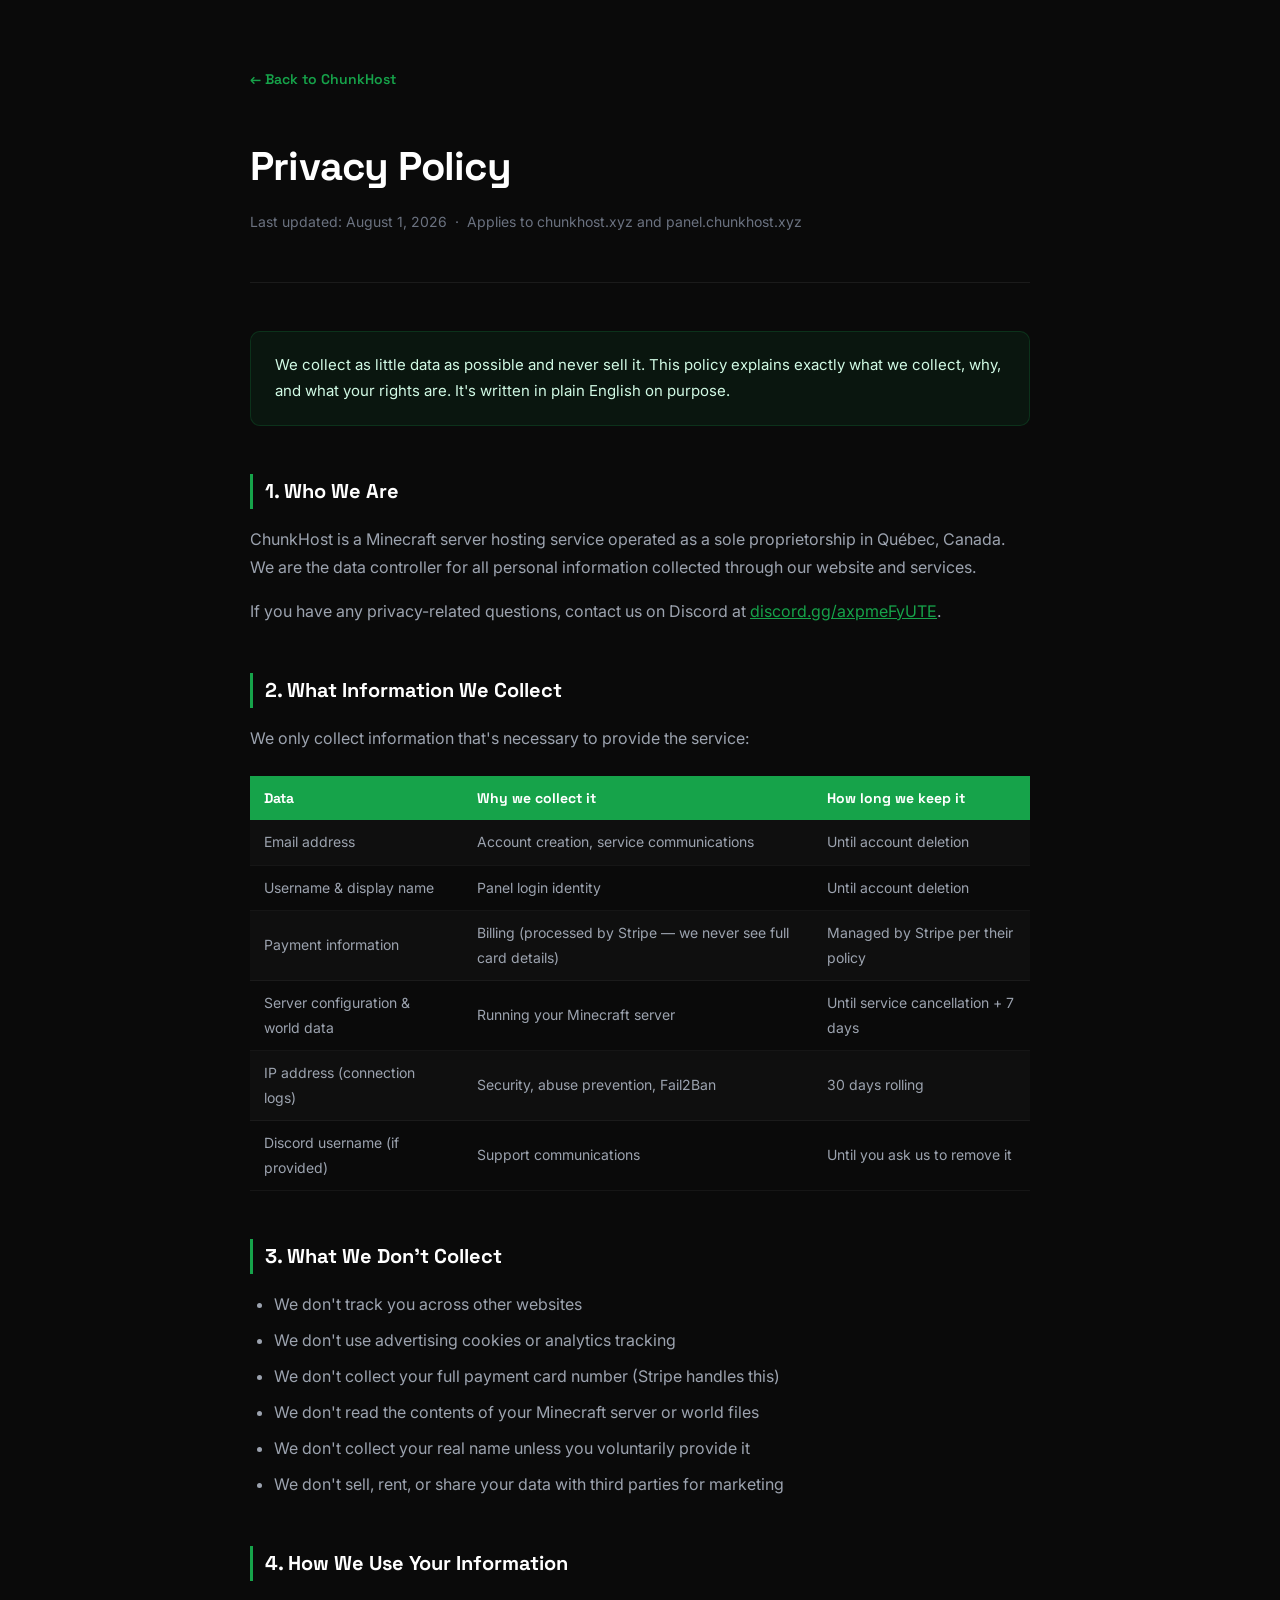
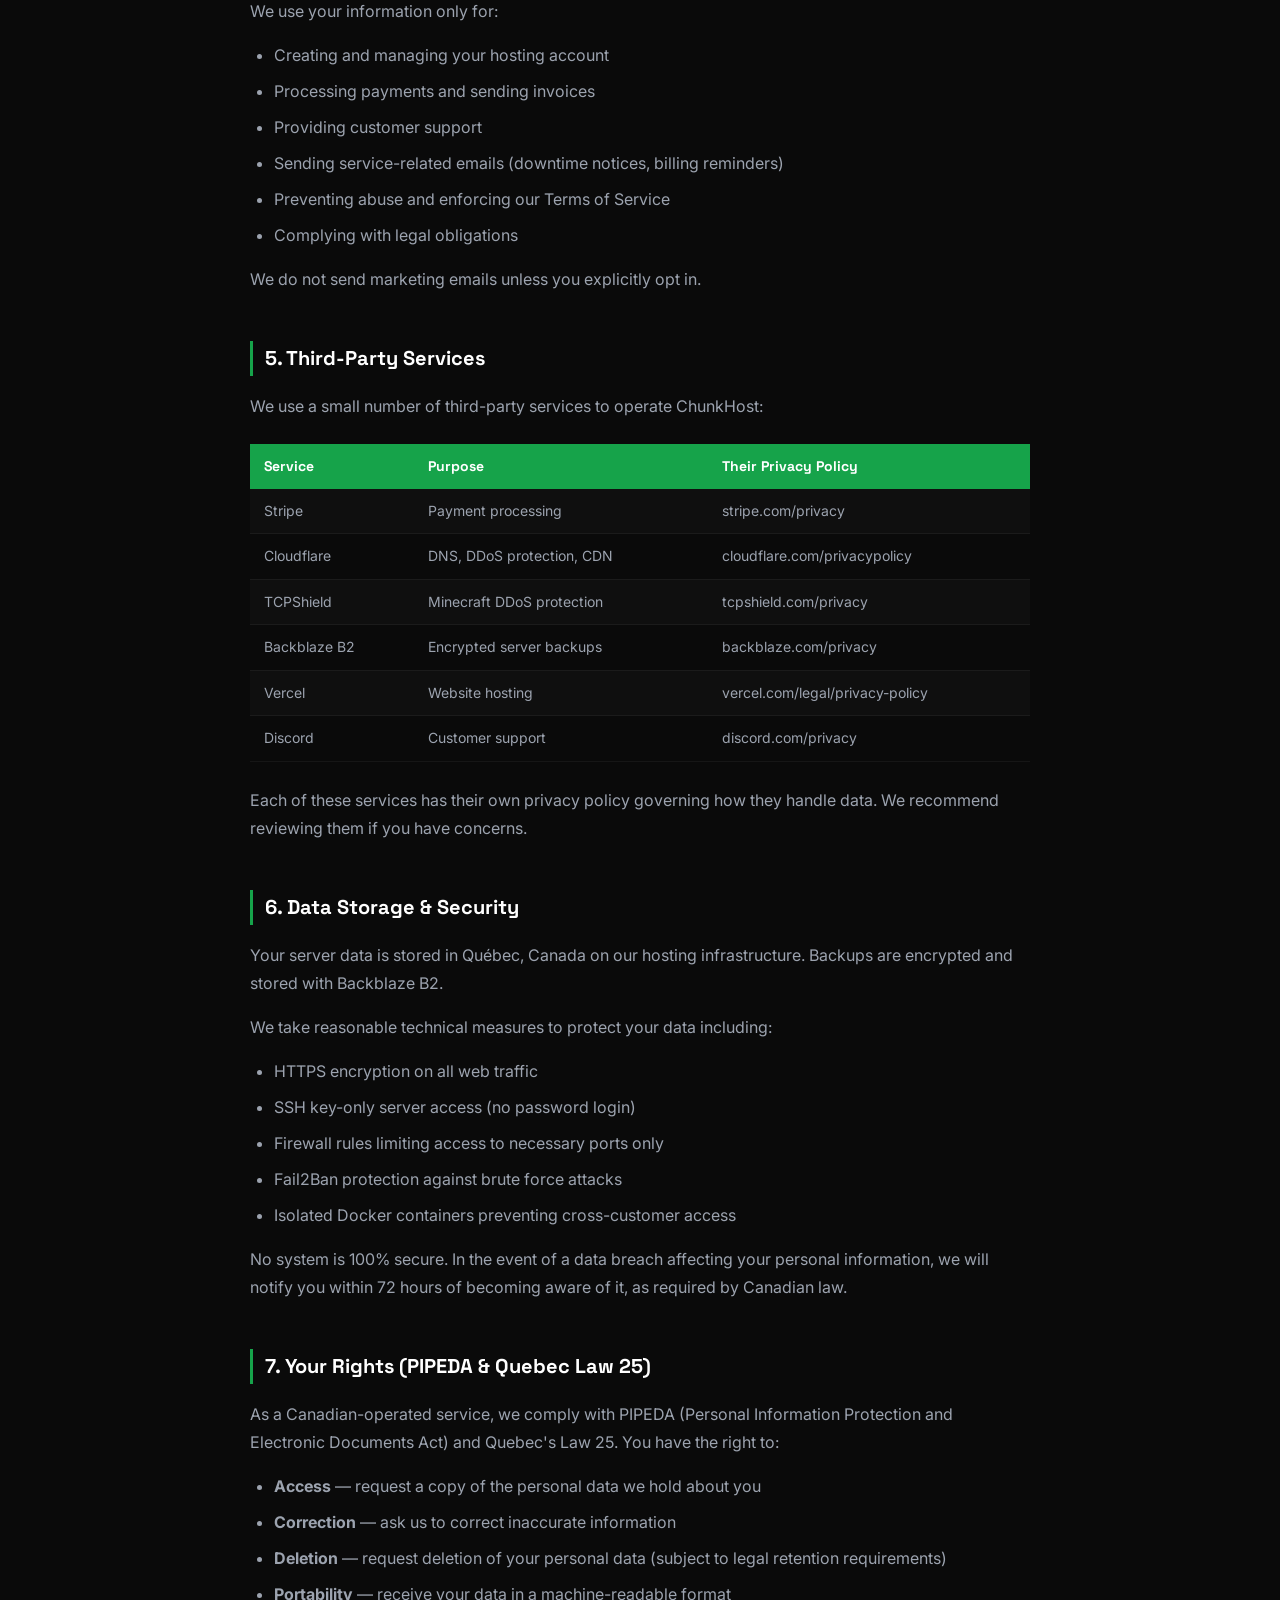
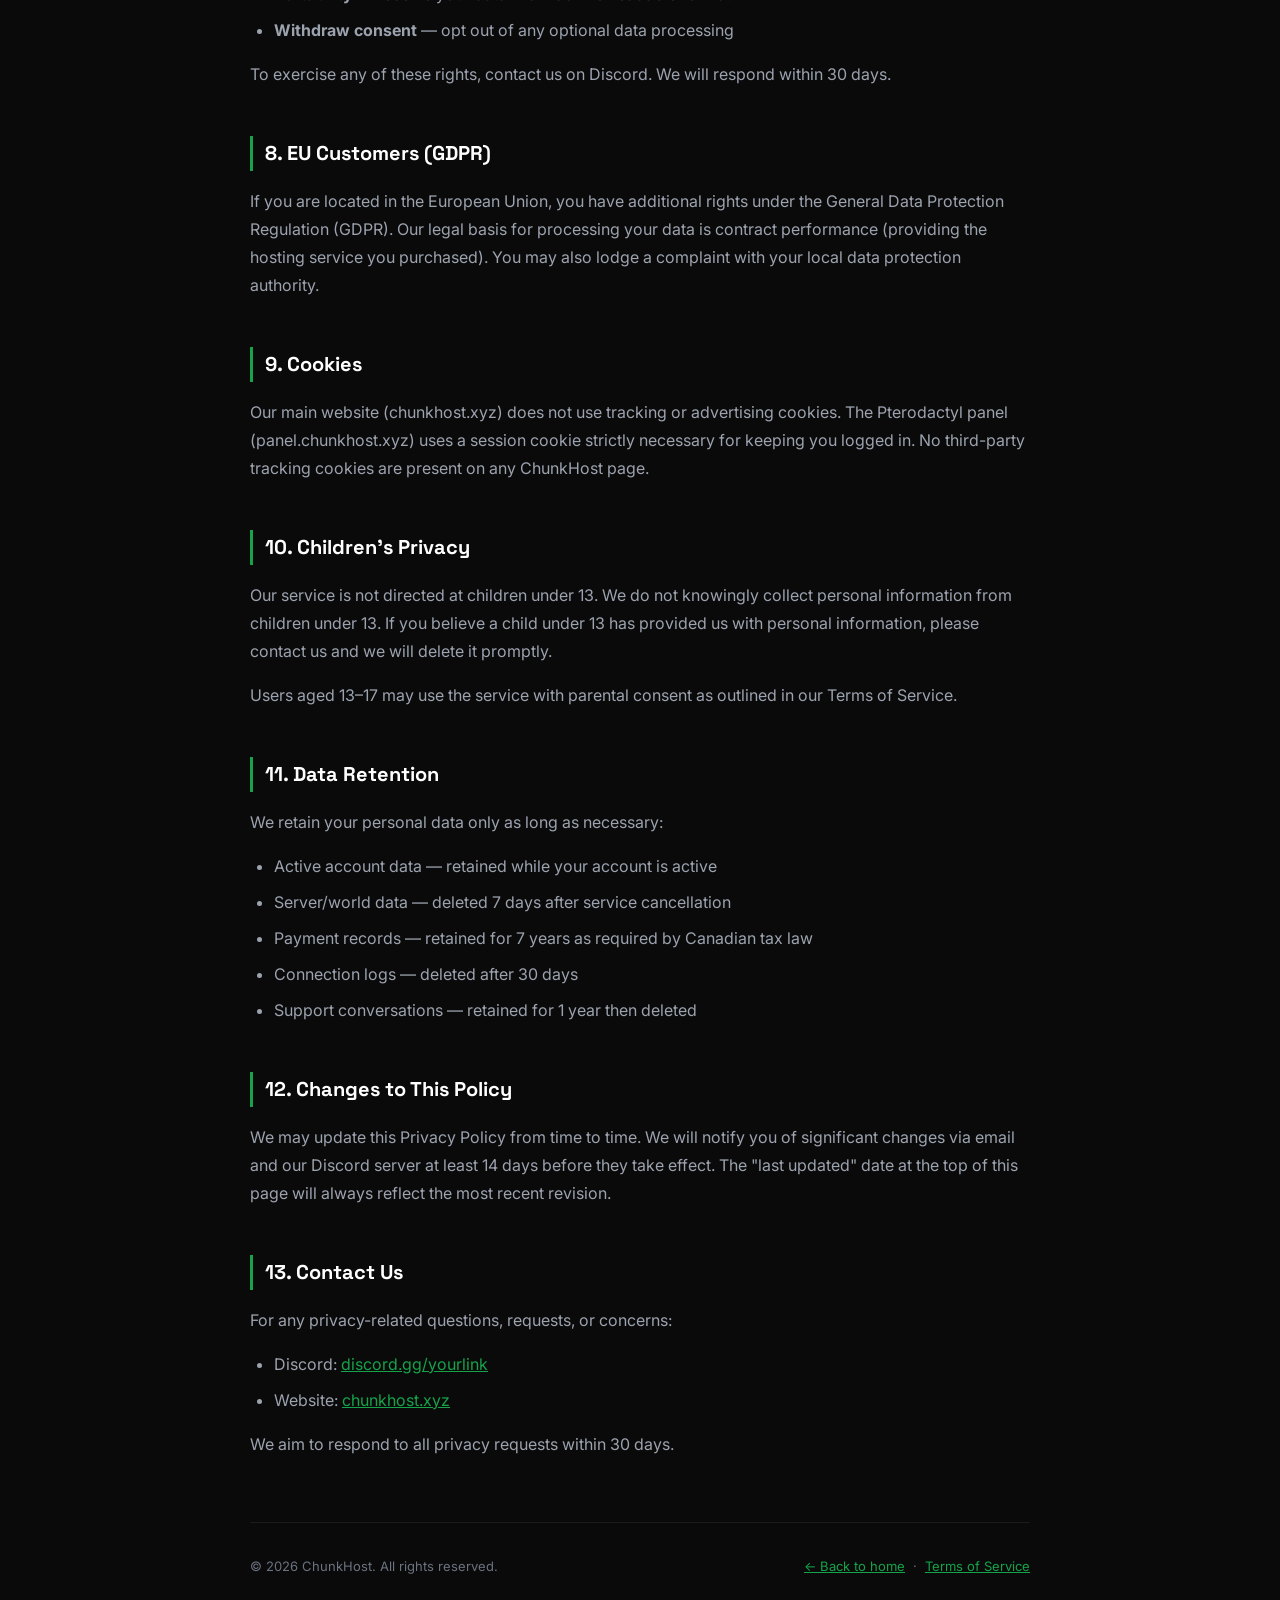
<file: privacy.html>
<!DOCTYPE html>
<html lang="en">
<head>
  <meta charset="UTF-8" />
  <meta name="viewport" content="width=device-width, initial-scale=1.0" />
  <title>Privacy Policy — ChunkHost</title>
  <link href="https://fonts.googleapis.com/css2?family=Space+Grotesk:wght@400;600;700&family=Inter:wght@400;500&display=swap" rel="stylesheet" />
  <style>
    *, *::before, *::after { box-sizing: border-box; margin: 0; padding: 0; }
    body {
      background: #0a0a0a;
      color: #e5e7eb;
      font-family: 'Inter', sans-serif;
      font-size: 16px;
      line-height: 1.75;
      padding: 0 24px;
    }
    .container {
      max-width: 780px;
      margin: 0 auto;
      padding: 64px 0 96px;
    }
    .back {
      display: inline-block;
      color: #16a34a;
      text-decoration: none;
      font-size: 14px;
      margin-bottom: 40px;
      font-family: 'Space Grotesk', sans-serif;
      font-weight: 600;
    }
    .back:hover { color: #22c55e; }
    h1 {
      font-family: 'Space Grotesk', sans-serif;
      font-size: 40px;
      font-weight: 700;
      color: #fff;
      margin-bottom: 8px;
      letter-spacing: -0.02em;
    }
    .meta {
      font-size: 14px;
      color: #6b7280;
      margin-bottom: 48px;
      padding-bottom: 48px;
      border-bottom: 1px solid rgba(255,255,255,0.07);
    }
    h2 {
      font-family: 'Space Grotesk', sans-serif;
      font-size: 20px;
      font-weight: 700;
      color: #fff;
      margin-top: 48px;
      margin-bottom: 16px;
      padding-left: 12px;
      border-left: 3px solid #16a34a;
    }
    p { color: #9ca3af; margin-bottom: 16px; }
    ul {
      color: #9ca3af;
      padding-left: 24px;
      margin-bottom: 16px;
    }
    ul li { margin-bottom: 8px; }
    a { color: #16a34a; }
    a:hover { color: #22c55e; }
    .highlight {
      background: rgba(22,163,74,0.08);
      border: 1px solid rgba(22,163,74,0.2);
      border-radius: 10px;
      padding: 20px 24px;
      margin: 32px 0;
      color: #d1fae5;
      font-size: 15px;
    }
    table {
      width: 100%;
      border-collapse: collapse;
      margin: 24px 0;
      font-size: 14px;
    }
    th {
      background: #16a34a;
      color: #fff;
      padding: 10px 14px;
      text-align: left;
      font-family: 'Space Grotesk', sans-serif;
    }
    td {
      padding: 10px 14px;
      color: #9ca3af;
      border-bottom: 1px solid rgba(255,255,255,0.05);
    }
    tr:nth-child(even) td { background: rgba(255,255,255,0.02); }
    footer {
      margin-top: 64px;
      padding-top: 32px;
      border-top: 1px solid rgba(255,255,255,0.07);
      font-size: 13px;
      color: #6b7280;
      display: flex;
      justify-content: space-between;
      flex-wrap: wrap;
      gap: 8px;
    }
  </style>
</head>
<body>
  <div class="container">
    <a href="/" class="back">← Back to ChunkHost</a>

    <h1>Privacy Policy</h1>
    <p class="meta">Last updated: August 1, 2026 &nbsp;·&nbsp; Applies to chunkhost.xyz and panel.chunkhost.xyz</p>

    <div class="highlight">
      We collect as little data as possible and never sell it. This policy explains exactly what we collect, why, and what your rights are. It's written in plain English on purpose.
    </div>

    <h2>1. Who We Are</h2>
    <p>ChunkHost is a Minecraft server hosting service operated as a sole proprietorship in Québec, Canada. We are the data controller for all personal information collected through our website and services.</p>
    <p>If you have any privacy-related questions, contact us on Discord at <a href="https://discord.gg/axpmeFyUTE">discord.gg/axpmeFyUTE</a>.</p>

    <h2>2. What Information We Collect</h2>
    <p>We only collect information that's necessary to provide the service:</p>

    <table>
      <tr>
        <th>Data</th>
        <th>Why we collect it</th>
        <th>How long we keep it</th>
      </tr>
      <tr>
        <td>Email address</td>
        <td>Account creation, service communications</td>
        <td>Until account deletion</td>
      </tr>
      <tr>
        <td>Username & display name</td>
        <td>Panel login identity</td>
        <td>Until account deletion</td>
      </tr>
      <tr>
        <td>Payment information</td>
        <td>Billing (processed by Stripe — we never see full card details)</td>
        <td>Managed by Stripe per their policy</td>
      </tr>
      <tr>
        <td>Server configuration & world data</td>
        <td>Running your Minecraft server</td>
        <td>Until service cancellation + 7 days</td>
      </tr>
      <tr>
        <td>IP address (connection logs)</td>
        <td>Security, abuse prevention, Fail2Ban</td>
        <td>30 days rolling</td>
      </tr>
      <tr>
        <td>Discord username (if provided)</td>
        <td>Support communications</td>
        <td>Until you ask us to remove it</td>
      </tr>
    </table>

    <h2>3. What We Don't Collect</h2>
    <ul>
      <li>We don't track you across other websites</li>
      <li>We don't use advertising cookies or analytics tracking</li>
      <li>We don't collect your full payment card number (Stripe handles this)</li>
      <li>We don't read the contents of your Minecraft server or world files</li>
      <li>We don't collect your real name unless you voluntarily provide it</li>
      <li>We don't sell, rent, or share your data with third parties for marketing</li>
    </ul>

    <h2>4. How We Use Your Information</h2>
    <p>We use your information only for:</p>
    <ul>
      <li>Creating and managing your hosting account</li>
      <li>Processing payments and sending invoices</li>
      <li>Providing customer support</li>
      <li>Sending service-related emails (downtime notices, billing reminders)</li>
      <li>Preventing abuse and enforcing our Terms of Service</li>
      <li>Complying with legal obligations</li>
    </ul>
    <p>We do not send marketing emails unless you explicitly opt in.</p>

    <h2>5. Third-Party Services</h2>
    <p>We use a small number of third-party services to operate ChunkHost:</p>

    <table>
      <tr>
        <th>Service</th>
        <th>Purpose</th>
        <th>Their Privacy Policy</th>
      </tr>
      <tr>
        <td>Stripe</td>
        <td>Payment processing</td>
        <td>stripe.com/privacy</td>
      </tr>
      <tr>
        <td>Cloudflare</td>
        <td>DNS, DDoS protection, CDN</td>
        <td>cloudflare.com/privacypolicy</td>
      </tr>
      <tr>
        <td>TCPShield</td>
        <td>Minecraft DDoS protection</td>
        <td>tcpshield.com/privacy</td>
      </tr>
      <tr>
        <td>Backblaze B2</td>
        <td>Encrypted server backups</td>
        <td>backblaze.com/privacy</td>
      </tr>
      <tr>
        <td>Vercel</td>
        <td>Website hosting</td>
        <td>vercel.com/legal/privacy-policy</td>
      </tr>
      <tr>
        <td>Discord</td>
        <td>Customer support</td>
        <td>discord.com/privacy</td>
      </tr>
    </table>

    <p>Each of these services has their own privacy policy governing how they handle data. We recommend reviewing them if you have concerns.</p>

    <h2>6. Data Storage & Security</h2>
    <p>Your server data is stored in Québec, Canada on our hosting infrastructure. Backups are encrypted and stored with Backblaze B2.</p>
    <p>We take reasonable technical measures to protect your data including:</p>
    <ul>
      <li>HTTPS encryption on all web traffic</li>
      <li>SSH key-only server access (no password login)</li>
      <li>Firewall rules limiting access to necessary ports only</li>
      <li>Fail2Ban protection against brute force attacks</li>
      <li>Isolated Docker containers preventing cross-customer access</li>
    </ul>
    <p>No system is 100% secure. In the event of a data breach affecting your personal information, we will notify you within 72 hours of becoming aware of it, as required by Canadian law.</p>

    <h2>7. Your Rights (PIPEDA & Quebec Law 25)</h2>
    <p>As a Canadian-operated service, we comply with PIPEDA (Personal Information Protection and Electronic Documents Act) and Quebec's Law 25. You have the right to:</p>
    <ul>
      <li><strong>Access</strong> — request a copy of the personal data we hold about you</li>
      <li><strong>Correction</strong> — ask us to correct inaccurate information</li>
      <li><strong>Deletion</strong> — request deletion of your personal data (subject to legal retention requirements)</li>
      <li><strong>Portability</strong> — receive your data in a machine-readable format</li>
      <li><strong>Withdraw consent</strong> — opt out of any optional data processing</li>
    </ul>
    <p>To exercise any of these rights, contact us on Discord. We will respond within 30 days.</p>

    <h2>8. EU Customers (GDPR)</h2>
    <p>If you are located in the European Union, you have additional rights under the General Data Protection Regulation (GDPR). Our legal basis for processing your data is contract performance (providing the hosting service you purchased). You may also lodge a complaint with your local data protection authority.</p>

    <h2>9. Cookies</h2>
    <p>Our main website (chunkhost.xyz) does not use tracking or advertising cookies. The Pterodactyl panel (panel.chunkhost.xyz) uses a session cookie strictly necessary for keeping you logged in. No third-party tracking cookies are present on any ChunkHost page.</p>

    <h2>10. Children's Privacy</h2>
    <p>Our service is not directed at children under 13. We do not knowingly collect personal information from children under 13. If you believe a child under 13 has provided us with personal information, please contact us and we will delete it promptly.</p>
    <p>Users aged 13–17 may use the service with parental consent as outlined in our Terms of Service.</p>

    <h2>11. Data Retention</h2>
    <p>We retain your personal data only as long as necessary:</p>
    <ul>
      <li>Active account data — retained while your account is active</li>
      <li>Server/world data — deleted 7 days after service cancellation</li>
      <li>Payment records — retained for 7 years as required by Canadian tax law</li>
      <li>Connection logs — deleted after 30 days</li>
      <li>Support conversations — retained for 1 year then deleted</li>
    </ul>

    <h2>12. Changes to This Policy</h2>
    <p>We may update this Privacy Policy from time to time. We will notify you of significant changes via email and our Discord server at least 14 days before they take effect. The "last updated" date at the top of this page will always reflect the most recent revision.</p>

    <h2>13. Contact Us</h2>
    <p>For any privacy-related questions, requests, or concerns:</p>
    <ul>
      <li>Discord: <a href="https://discord.gg/yourlink">discord.gg/yourlink</a></li>
      <li>Website: <a href="https://chunkhost.xyz">chunkhost.xyz</a></li>
    </ul>
    <p>We aim to respond to all privacy requests within 30 days.</p>

    <footer>
      <span>© 2026 ChunkHost. All rights reserved.</span>
      <span><a href="/">← Back to home</a> &nbsp;·&nbsp; <a href="/tos.html">Terms of Service</a></span>
    </footer>
  </div>
</body>
</html>
</file>
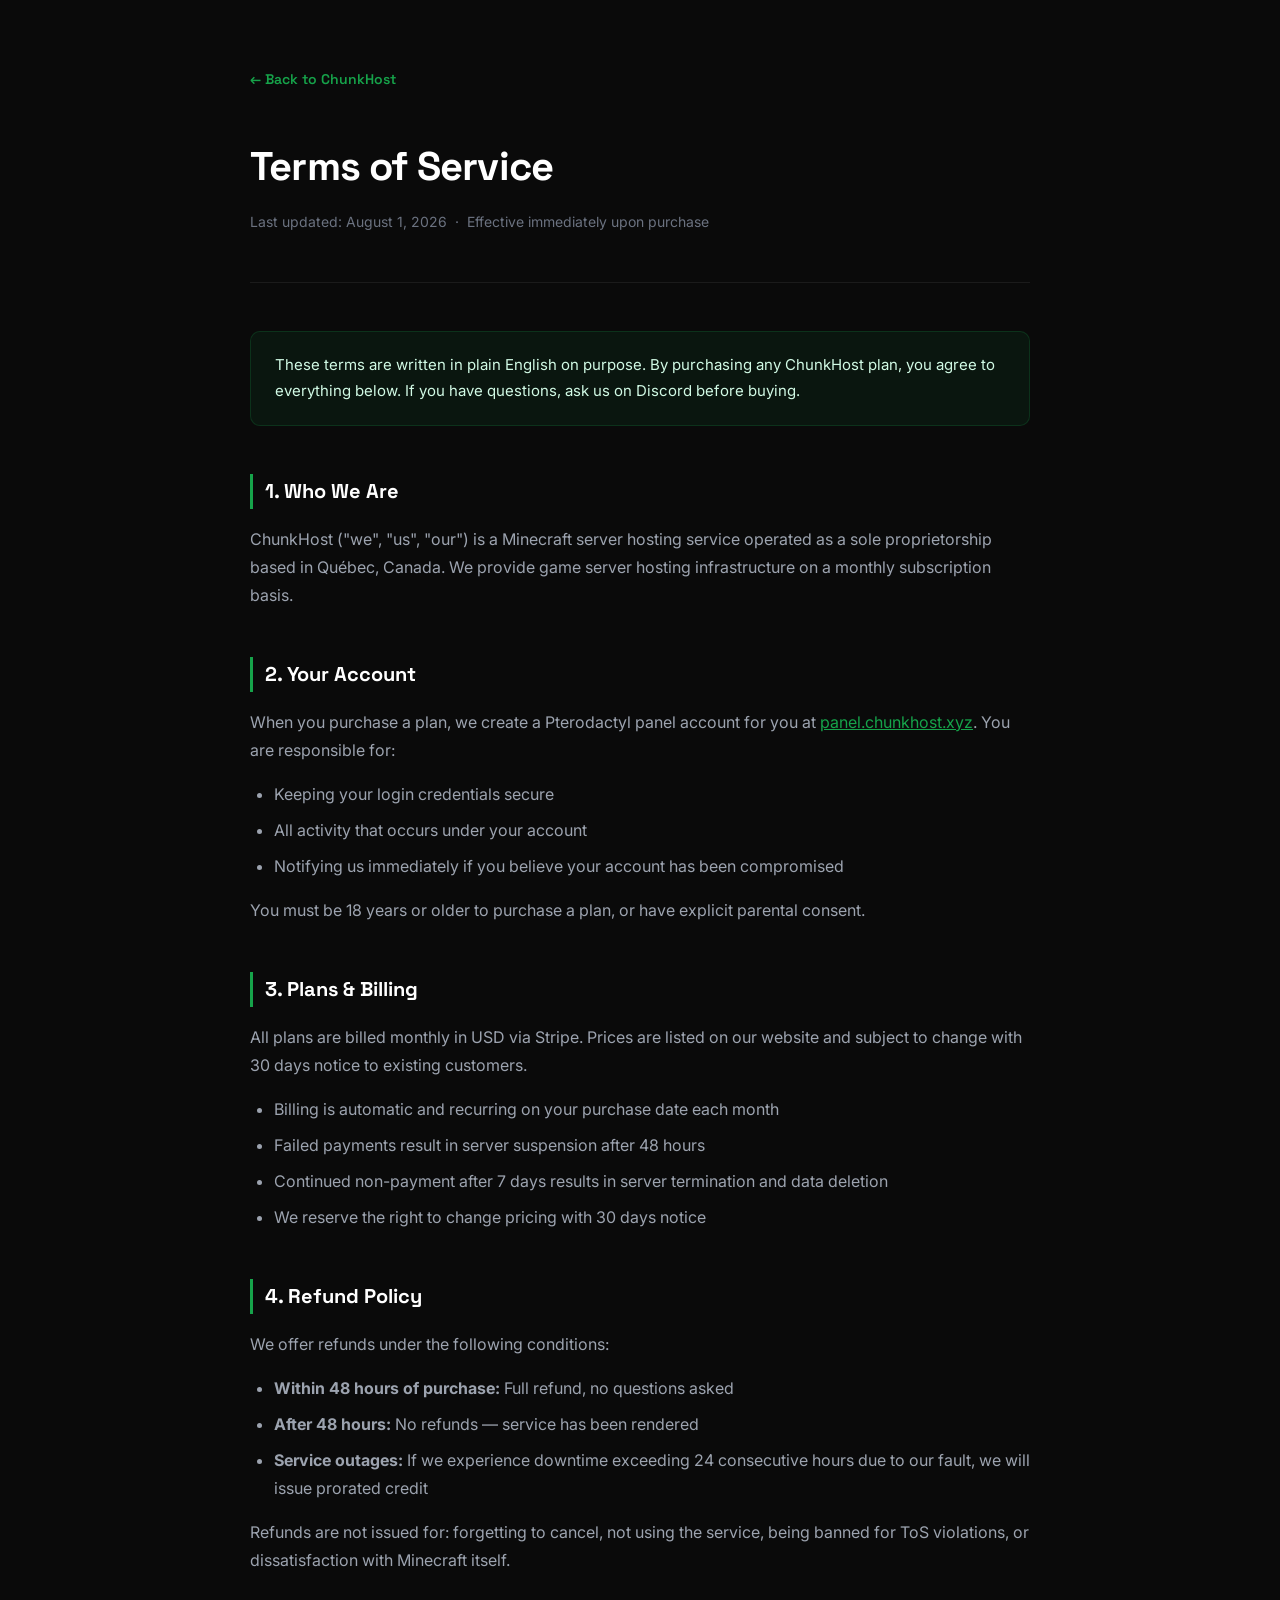
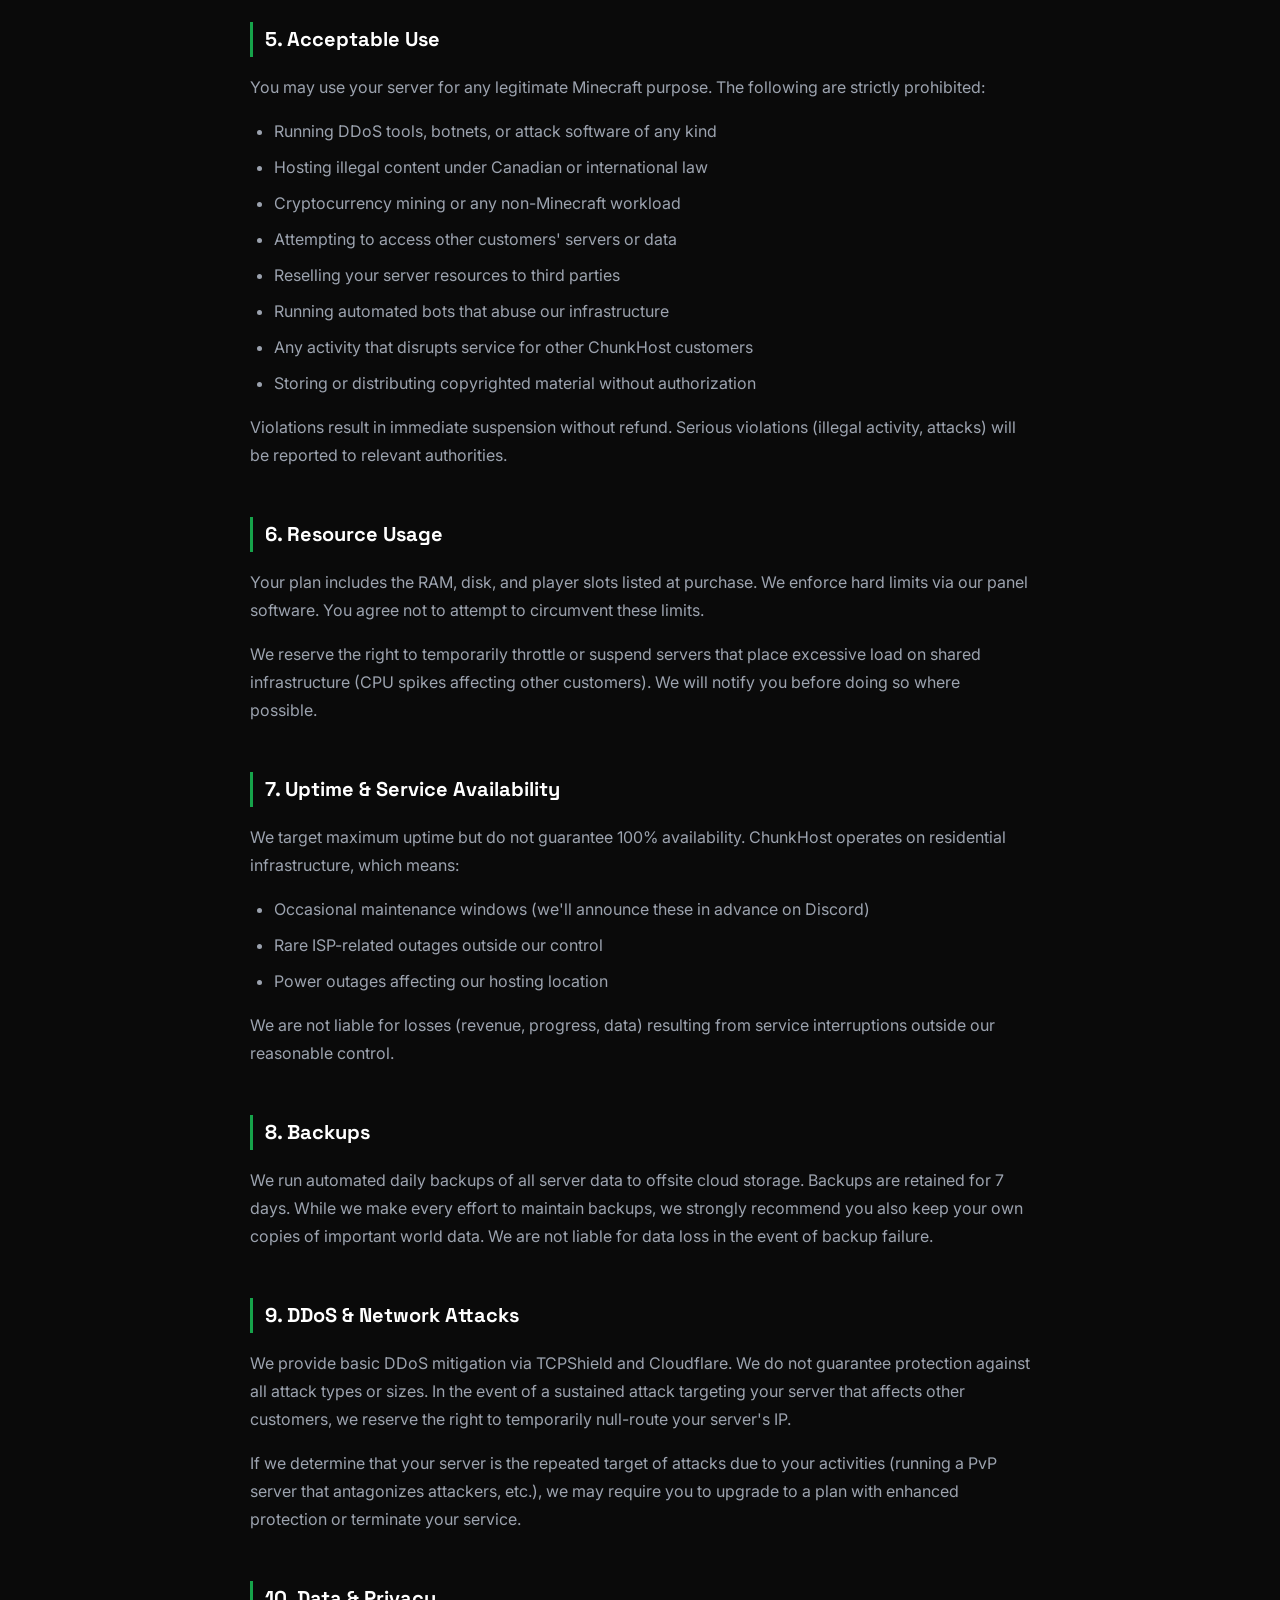
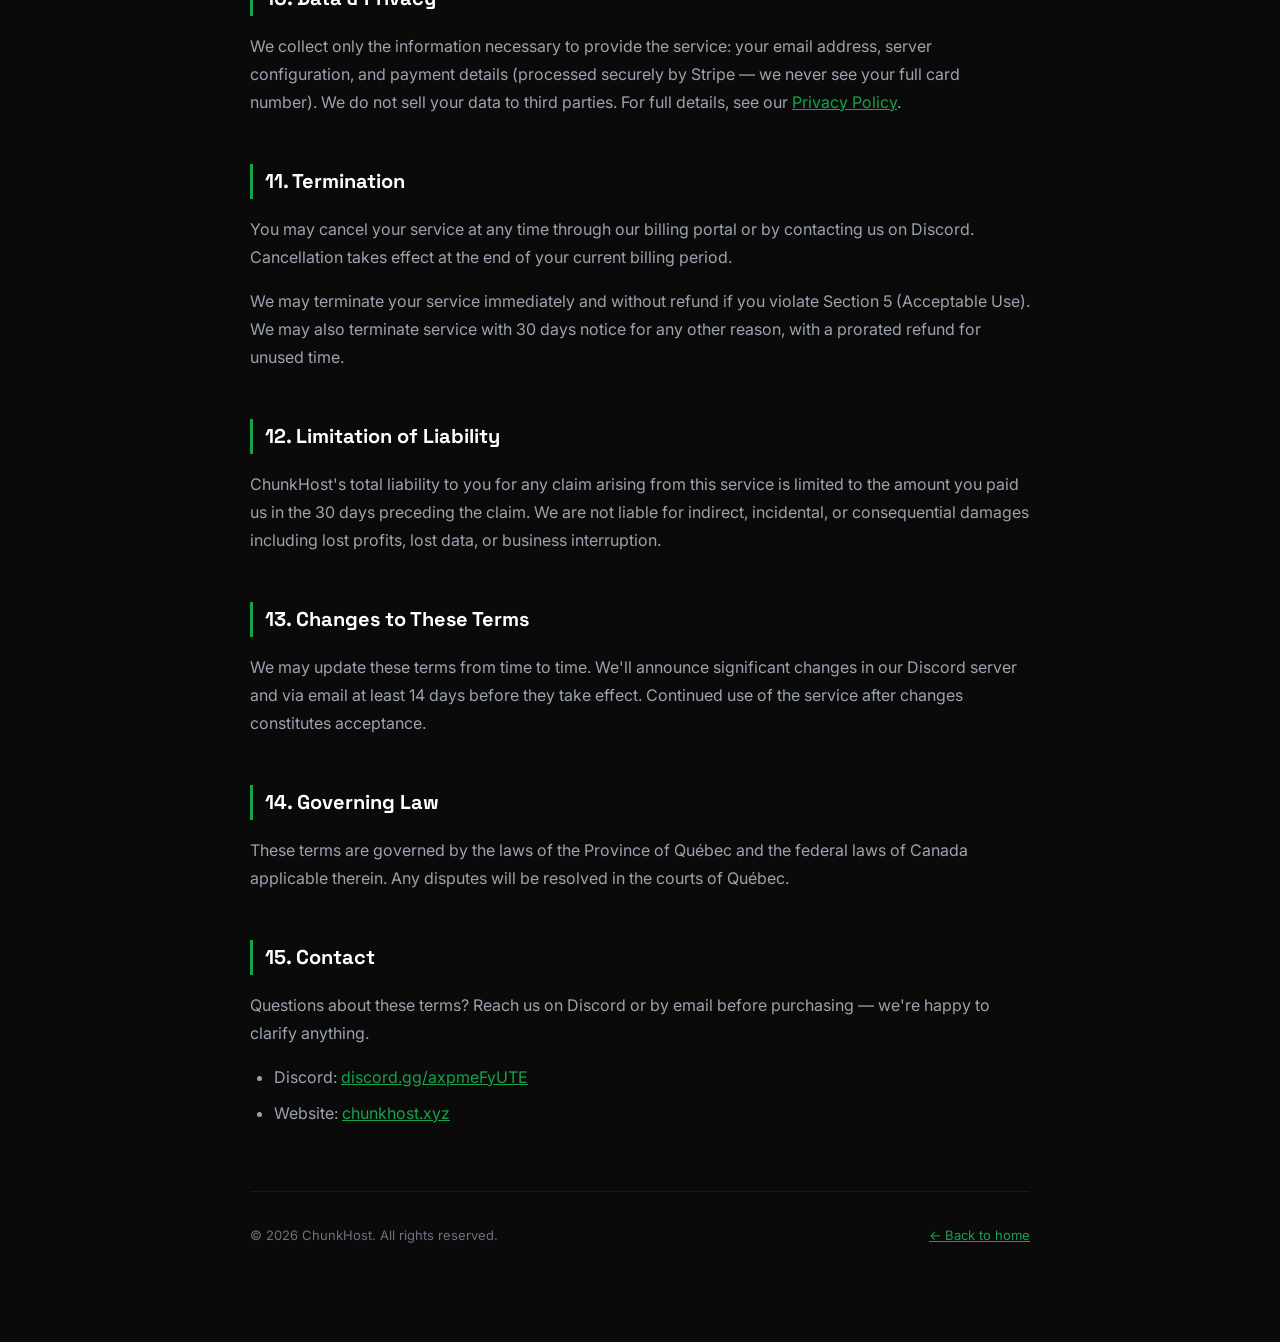
<file: tos.html>
<!DOCTYPE html>
<html lang="en">
<head>
  <meta charset="UTF-8" />
  <meta name="viewport" content="width=device-width, initial-scale=1.0" />
  <title>Terms of Service — ChunkHost</title>
  <link href="https://fonts.googleapis.com/css2?family=Space+Grotesk:wght@400;600;700&family=Inter:wght@400;500&display=swap" rel="stylesheet" />
  <style>
    *, *::before, *::after { box-sizing: border-box; margin: 0; padding: 0; }
    body {
      background: #0a0a0a;
      color: #e5e7eb;
      font-family: 'Inter', sans-serif;
      font-size: 16px;
      line-height: 1.75;
      padding: 0 24px;
    }
    .container {
      max-width: 780px;
      margin: 0 auto;
      padding: 64px 0 96px;
    }
    .back {
      display: inline-block;
      color: #16a34a;
      text-decoration: none;
      font-size: 14px;
      margin-bottom: 40px;
      font-family: 'Space Grotesk', sans-serif;
      font-weight: 600;
    }
    .back:hover { color: #22c55e; }
    h1 {
      font-family: 'Space Grotesk', sans-serif;
      font-size: 40px;
      font-weight: 700;
      color: #fff;
      margin-bottom: 8px;
      letter-spacing: -0.02em;
    }
    .meta {
      font-size: 14px;
      color: #6b7280;
      margin-bottom: 48px;
      padding-bottom: 48px;
      border-bottom: 1px solid rgba(255,255,255,0.07);
    }
    h2 {
      font-family: 'Space Grotesk', sans-serif;
      font-size: 20px;
      font-weight: 700;
      color: #fff;
      margin-top: 48px;
      margin-bottom: 16px;
      padding-left: 12px;
      border-left: 3px solid #16a34a;
    }
    p { color: #9ca3af; margin-bottom: 16px; }
    ul {
      color: #9ca3af;
      padding-left: 24px;
      margin-bottom: 16px;
    }
    ul li { margin-bottom: 8px; }
    a { color: #16a34a; }
    a:hover { color: #22c55e; }
    .highlight {
      background: rgba(22,163,74,0.08);
      border: 1px solid rgba(22,163,74,0.2);
      border-radius: 10px;
      padding: 20px 24px;
      margin: 32px 0;
      color: #d1fae5;
      font-size: 15px;
    }
    footer {
      margin-top: 64px;
      padding-top: 32px;
      border-top: 1px solid rgba(255,255,255,0.07);
      font-size: 13px;
      color: #6b7280;
      display: flex;
      justify-content: space-between;
      flex-wrap: wrap;
      gap: 8px;
    }
  </style>
</head>
<body>
  <div class="container">
    <a href="/" class="back">← Back to ChunkHost</a>

    <h1>Terms of Service</h1>
    <p class="meta">Last updated: August 1, 2026 &nbsp;·&nbsp; Effective immediately upon purchase</p>

    <div class="highlight">
      These terms are written in plain English on purpose. By purchasing any ChunkHost plan, you agree to everything below. If you have questions, ask us on Discord before buying.
    </div>

    <h2>1. Who We Are</h2>
    <p>ChunkHost ("we", "us", "our") is a Minecraft server hosting service operated as a sole proprietorship based in Québec, Canada. We provide game server hosting infrastructure on a monthly subscription basis.</p>

    <h2>2. Your Account</h2>
    <p>When you purchase a plan, we create a Pterodactyl panel account for you at <a href="https://panel.chunkhost.xyz">panel.chunkhost.xyz</a>. You are responsible for:</p>
    <ul>
      <li>Keeping your login credentials secure</li>
      <li>All activity that occurs under your account</li>
      <li>Notifying us immediately if you believe your account has been compromised</li>
    </ul>
    <p>You must be 18 years or older to purchase a plan, or have explicit parental consent.</p>

    <h2>3. Plans & Billing</h2>
    <p>All plans are billed monthly in USD via Stripe. Prices are listed on our website and subject to change with 30 days notice to existing customers.</p>
    <ul>
      <li>Billing is automatic and recurring on your purchase date each month</li>
      <li>Failed payments result in server suspension after 48 hours</li>
      <li>Continued non-payment after 7 days results in server termination and data deletion</li>
      <li>We reserve the right to change pricing with 30 days notice</li>
    </ul>

    <h2>4. Refund Policy</h2>
    <p>We offer refunds under the following conditions:</p>
    <ul>
      <li><strong>Within 48 hours of purchase:</strong> Full refund, no questions asked</li>
      <li><strong>After 48 hours:</strong> No refunds — service has been rendered</li>
      <li><strong>Service outages:</strong> If we experience downtime exceeding 24 consecutive hours due to our fault, we will issue prorated credit</li>
    </ul>
    <p>Refunds are not issued for: forgetting to cancel, not using the service, being banned for ToS violations, or dissatisfaction with Minecraft itself.</p>

    <h2>5. Acceptable Use</h2>
    <p>You may use your server for any legitimate Minecraft purpose. The following are strictly prohibited:</p>
    <ul>
      <li>Running DDoS tools, botnets, or attack software of any kind</li>
      <li>Hosting illegal content under Canadian or international law</li>
      <li>Cryptocurrency mining or any non-Minecraft workload</li>
      <li>Attempting to access other customers' servers or data</li>
      <li>Reselling your server resources to third parties</li>
      <li>Running automated bots that abuse our infrastructure</li>
      <li>Any activity that disrupts service for other ChunkHost customers</li>
      <li>Storing or distributing copyrighted material without authorization</li>
    </ul>
    <p>Violations result in immediate suspension without refund. Serious violations (illegal activity, attacks) will be reported to relevant authorities.</p>

    <h2>6. Resource Usage</h2>
    <p>Your plan includes the RAM, disk, and player slots listed at purchase. We enforce hard limits via our panel software. You agree not to attempt to circumvent these limits.</p>
    <p>We reserve the right to temporarily throttle or suspend servers that place excessive load on shared infrastructure (CPU spikes affecting other customers). We will notify you before doing so where possible.</p>

    <h2>7. Uptime & Service Availability</h2>
    <p>We target maximum uptime but do not guarantee 100% availability. ChunkHost operates on residential infrastructure, which means:</p>
    <ul>
      <li>Occasional maintenance windows (we'll announce these in advance on Discord)</li>
      <li>Rare ISP-related outages outside our control</li>
      <li>Power outages affecting our hosting location</li>
    </ul>
    <p>We are not liable for losses (revenue, progress, data) resulting from service interruptions outside our reasonable control.</p>

    <h2>8. Backups</h2>
    <p>We run automated daily backups of all server data to offsite cloud storage. Backups are retained for 7 days. While we make every effort to maintain backups, we strongly recommend you also keep your own copies of important world data. We are not liable for data loss in the event of backup failure.</p>

    <h2>9. DDoS & Network Attacks</h2>
    <p>We provide basic DDoS mitigation via TCPShield and Cloudflare. We do not guarantee protection against all attack types or sizes. In the event of a sustained attack targeting your server that affects other customers, we reserve the right to temporarily null-route your server's IP.</p>
    <p>If we determine that your server is the repeated target of attacks due to your activities (running a PvP server that antagonizes attackers, etc.), we may require you to upgrade to a plan with enhanced protection or terminate your service.</p>

    <h2>10. Data & Privacy</h2>
    <p>We collect only the information necessary to provide the service: your email address, server configuration, and payment details (processed securely by Stripe — we never see your full card number). We do not sell your data to third parties. For full details, see our <a href="/privacy.html">Privacy Policy</a>.</p>

    <h2>11. Termination</h2>
    <p>You may cancel your service at any time through our billing portal or by contacting us on Discord. Cancellation takes effect at the end of your current billing period.</p>
    <p>We may terminate your service immediately and without refund if you violate Section 5 (Acceptable Use). We may also terminate service with 30 days notice for any other reason, with a prorated refund for unused time.</p>

    <h2>12. Limitation of Liability</h2>
    <p>ChunkHost's total liability to you for any claim arising from this service is limited to the amount you paid us in the 30 days preceding the claim. We are not liable for indirect, incidental, or consequential damages including lost profits, lost data, or business interruption.</p>

    <h2>13. Changes to These Terms</h2>
    <p>We may update these terms from time to time. We'll announce significant changes in our Discord server and via email at least 14 days before they take effect. Continued use of the service after changes constitutes acceptance.</p>

    <h2>14. Governing Law</h2>
    <p>These terms are governed by the laws of the Province of Québec and the federal laws of Canada applicable therein. Any disputes will be resolved in the courts of Québec.</p>

    <h2>15. Contact</h2>
    <p>Questions about these terms? Reach us on Discord or by email before purchasing — we're happy to clarify anything.</p>
    <ul>
      <li>Discord: <a href="https://discord.gg/axpmeFyUTE">discord.gg/axpmeFyUTE</a></li>
      <li>Website: <a href="https://chunkhost.xyz">chunkhost.xyz</a></li>
    </ul>

    <footer>
      <span>© 2026 ChunkHost. All rights reserved.</span>
      <span><a href="/">← Back to home</a></span>
    </footer>
  </div>
</body>
</html>
</file>
